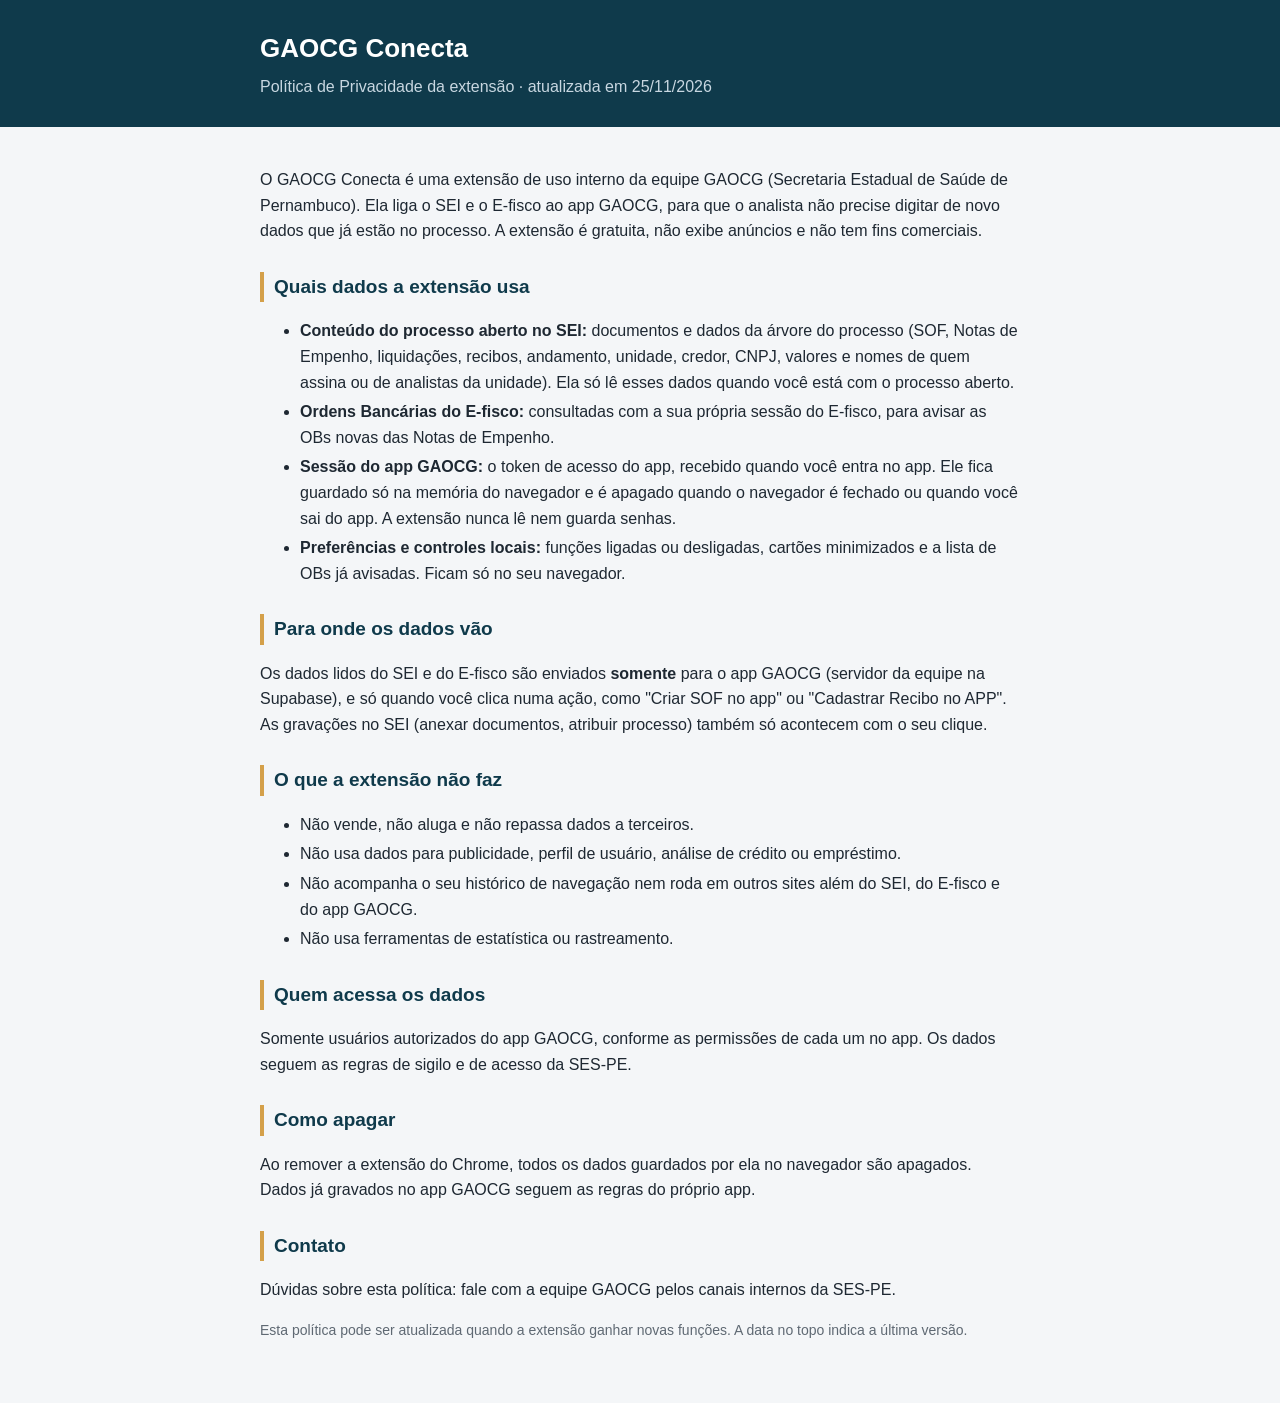
<file: privacidade.html>
<!doctype html>
<html lang="pt-BR">
<head>
<meta charset="utf-8">
<meta name="viewport" content="width=device-width, initial-scale=1">
<title>Política de Privacidade · GAOCG Conecta</title>
<style>
  :root { --fundo:#f4f6f8; --texto:#1e2832; --suave:#5f6973; --azul:#0f3a4b; --ouro:#d4a04a; }
  body { margin:0; background:var(--fundo); color:var(--texto); font:16px/1.6 "Segoe UI", Arial, sans-serif; }
  header { background:var(--azul); color:#fff; padding:28px 16px; }
  header div, main { max-width:760px; margin:0 auto; }
  header h1 { margin:0; font-size:26px; }
  header p { margin:4px 0 0; color:#c8d7e1; }
  main { padding:24px 16px 48px; }
  h2 { color:var(--azul); font-size:19px; margin-top:28px; border-left:4px solid var(--ouro); padding-left:10px; }
  li { margin:4px 0; }
  .nota { color:var(--suave); font-size:14px; }
</style>
</head>
<body>
<header><div>
  <h1>GAOCG Conecta</h1>
  <p>Política de Privacidade da extensão · atualizada em 25/11/2026</p>
</div></header>
<main>
  <p>O GAOCG Conecta é uma extensão de uso interno da equipe GAOCG (Secretaria Estadual de Saúde de Pernambuco). Ela liga o SEI e o E-fisco ao app GAOCG, para que o analista não precise digitar de novo dados que já estão no processo. A extensão é gratuita, não exibe anúncios e não tem fins comerciais.</p>

  <h2>Quais dados a extensão usa</h2>
  <ul>
    <li><strong>Conteúdo do processo aberto no SEI:</strong> documentos e dados da árvore do processo (SOF, Notas de Empenho, liquidações, recibos, andamento, unidade, credor, CNPJ, valores e nomes de quem assina ou de analistas da unidade). Ela só lê esses dados quando você está com o processo aberto.</li>
    <li><strong>Ordens Bancárias do E-fisco:</strong> consultadas com a sua própria sessão do E-fisco, para avisar as OBs novas das Notas de Empenho.</li>
    <li><strong>Sessão do app GAOCG:</strong> o token de acesso do app, recebido quando você entra no app. Ele fica guardado só na memória do navegador e é apagado quando o navegador é fechado ou quando você sai do app. A extensão nunca lê nem guarda senhas.</li>
    <li><strong>Preferências e controles locais:</strong> funções ligadas ou desligadas, cartões minimizados e a lista de OBs já avisadas. Ficam só no seu navegador.</li>
  </ul>

  <h2>Para onde os dados vão</h2>
  <p>Os dados lidos do SEI e do E-fisco são enviados <strong>somente</strong> para o app GAOCG (servidor da equipe na Supabase), e só quando você clica numa ação, como "Criar SOF no app" ou "Cadastrar Recibo no APP". As gravações no SEI (anexar documentos, atribuir processo) também só acontecem com o seu clique.</p>

  <h2>O que a extensão não faz</h2>
  <ul>
    <li>Não vende, não aluga e não repassa dados a terceiros.</li>
    <li>Não usa dados para publicidade, perfil de usuário, análise de crédito ou empréstimo.</li>
    <li>Não acompanha o seu histórico de navegação nem roda em outros sites além do SEI, do E-fisco e do app GAOCG.</li>
    <li>Não usa ferramentas de estatística ou rastreamento.</li>
  </ul>

  <h2>Quem acessa os dados</h2>
  <p>Somente usuários autorizados do app GAOCG, conforme as permissões de cada um no app. Os dados seguem as regras de sigilo e de acesso da SES-PE.</p>

  <h2>Como apagar</h2>
  <p>Ao remover a extensão do Chrome, todos os dados guardados por ela no navegador são apagados. Dados já gravados no app GAOCG seguem as regras do próprio app.</p>

  <h2>Contato</h2>
  <p>Dúvidas sobre esta política: fale com a equipe GAOCG pelos canais internos da SES-PE.</p>

  <p class="nota">Esta política pode ser atualizada quando a extensão ganhar novas funções. A data no topo indica a última versão.</p>
</main>
</body>
</html>
</file>
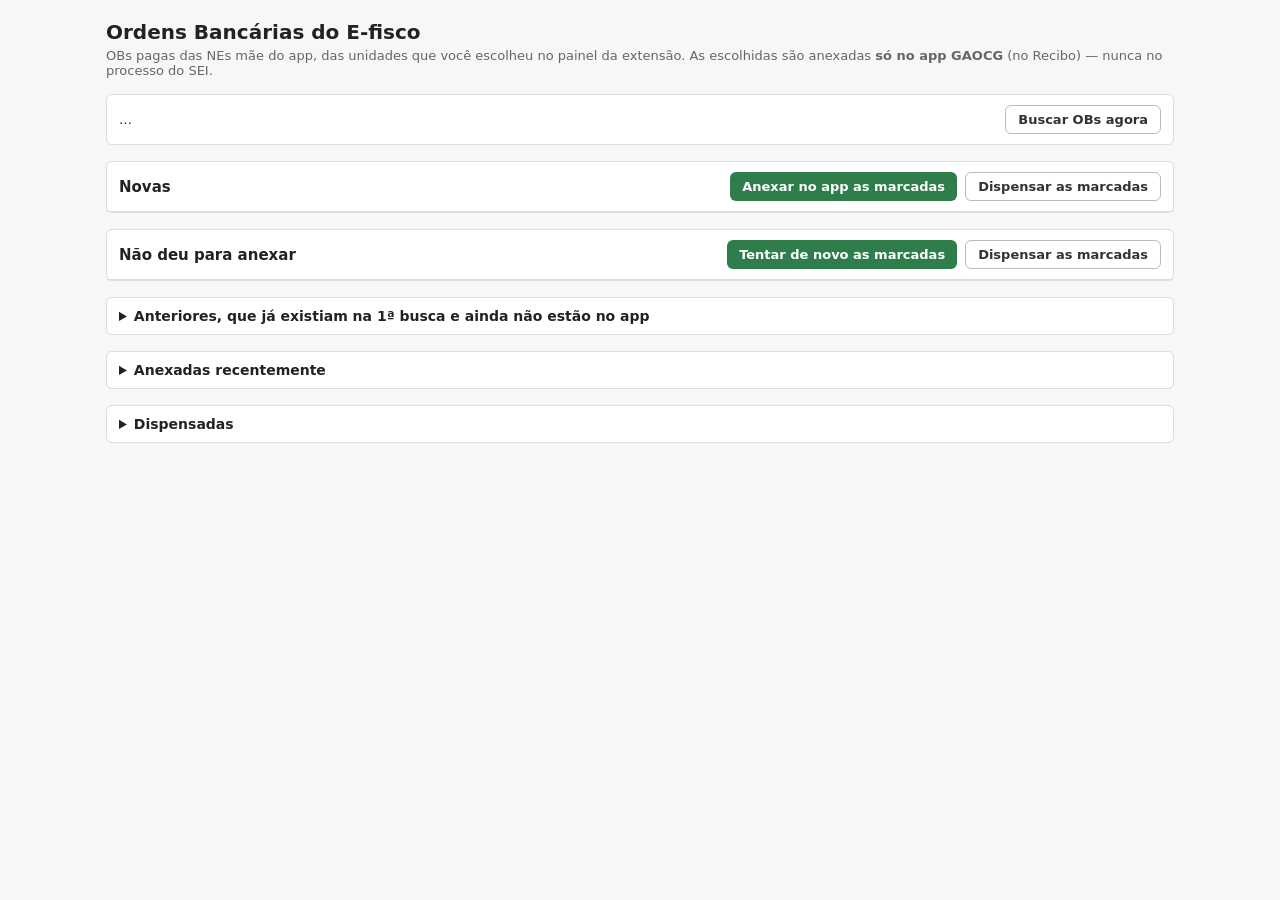
<file: Extension/gaocg-sei-bridge/obs-efisco.html>
<!DOCTYPE html>
<html lang="pt-BR">
<head>
  <meta charset="UTF-8">
  <meta name="viewport" content="width=device-width, initial-scale=1">
  <title>OBs do E-fisco - GAOCG</title>
  <style>
    :root { --verde: #2f7d4a; --vermelho: #b33a3a; --borda: #ddd; --suave: #666; --fundo: #f6f7f9; }
    * { box-sizing: border-box; }
    body { font-family: system-ui, sans-serif; margin: 0; background: var(--fundo); color: #222; }
    main { max-width: 1100px; margin: 0 auto; padding: 20px 16px 40px; }
    h1 { font-size: 20px; margin: 0 0 4px; }
    .sub { color: var(--suave); font-size: 13px; margin: 0 0 16px; }
    .aviso { background: #fff7e0; border: 1px solid #f0d58a; border-radius: 6px; padding: 10px 12px; font-size: 13px; margin-bottom: 12px; }
    .aviso button { margin-top: 8px; }
    .situacao { background: #fff; border: 1px solid var(--borda); border-radius: 6px; padding: 10px 12px; font-size: 13px; margin-bottom: 16px; display: flex; gap: 12px; align-items: center; flex-wrap: wrap; justify-content: space-between; }
    section { background: #fff; border: 1px solid var(--borda); border-radius: 6px; margin-bottom: 16px; }
    section > header { display: flex; align-items: center; justify-content: space-between; gap: 8px; padding: 10px 12px; border-bottom: 1px solid var(--borda); flex-wrap: wrap; }
    section h2 { font-size: 15px; margin: 0; }
    .vazio { padding: 12px; color: var(--suave); font-size: 13px; }
    .tabela { width: 100%; overflow-x: auto; }
    table { width: 100%; border-collapse: collapse; font-size: 13px; }
    th, td { text-align: left; padding: 6px 10px; border-bottom: 1px solid #eee; vertical-align: top; }
    th { background: #fafafa; font-weight: 600; white-space: nowrap; }
    td.valor { text-align: right; white-space: nowrap; }
    td.motivo { color: #8a4b00; max-width: 380px; }
    td.ok { color: var(--verde); }
    .acoes { display: flex; gap: 8px; flex-wrap: wrap; }
    button { font: inherit; font-size: 13px; font-weight: 600; padding: 6px 12px; border-radius: 6px; border: 0; cursor: pointer; color: #fff; background: var(--verde); }
    button.secundario { background: #fff; color: #333; border: 1px solid #bbb; }
    button.perigo { background: var(--vermelho); }
    button:disabled { opacity: .55; cursor: default; }
    details > summary { cursor: pointer; padding: 10px 12px; font-weight: 600; font-size: 14px; }
    .etiqueta { display: inline-block; font-size: 11px; font-weight: 600; padding: 1px 7px; border-radius: 10px; background: #eef; color: #335; }
    .etiqueta.andamento { background: #e8f0ff; color: #1d4fa3; }
  </style>
</head>
<body>
  <main>
    <h1>Ordens Bancárias do E-fisco</h1>
    <p class="sub">OBs pagas das NEs mãe do app, das unidades que você escolheu no painel da extensão. As escolhidas são anexadas <strong>só no app GAOCG</strong> (no Recibo) — nunca no processo do SEI.</p>

    <div id="confirmacao" class="aviso" hidden>
      <span id="confirmacaoTexto"></span><br>
      <button type="button" class="secundario" id="btnFecharCaixa">Fechar</button>
    </div>

    <div class="situacao">
      <span id="situacao">…</span>
      <div class="acoes">
        <button type="button" class="secundario" id="btnBuscar">Buscar OBs agora</button>
      </div>
    </div>

    <section id="secNovas">
      <header>
        <h2>Novas <span id="qtdNovas"></span></h2>
        <div class="acoes">
          <button type="button" id="btnAnexarNovas">Anexar no app as marcadas</button>
          <button type="button" class="secundario" id="btnDispensarNovas">Dispensar as marcadas</button>
        </div>
      </header>
      <div id="listaNovas"></div>
    </section>

    <section id="secPendentes">
      <header>
        <h2>Não deu para anexar <span id="qtdPendentes"></span></h2>
        <div class="acoes">
          <button type="button" id="btnAnexarPendentes">Tentar de novo as marcadas</button>
          <button type="button" class="secundario" id="btnDispensarPendentes">Dispensar as marcadas</button>
        </div>
      </header>
      <div id="listaPendentes"></div>
    </section>

    <section>
      <details id="detAnteriores">
        <summary>Anteriores, que já existiam na 1ª busca e ainda não estão no app <span id="qtdAnteriores"></span></summary>
        <div class="acoes" style="padding: 0 12px 10px">
          <button type="button" id="btnAnexarAnteriores">Anexar no app as marcadas</button>
          <button type="button" class="secundario" id="btnDispensarAnteriores">Dispensar as marcadas</button>
        </div>
        <div id="listaAnteriores"></div>
      </details>
    </section>

    <section>
      <details>
        <summary>Anexadas recentemente <span id="qtdResolvidas"></span></summary>
        <div id="listaResolvidas"></div>
      </details>
    </section>

    <section>
      <details>
        <summary>Dispensadas <span id="qtdDispensadas"></span></summary>
        <div class="acoes" style="padding: 0 12px 10px">
          <button type="button" class="secundario" id="btnRestaurar">Voltar as marcadas para a lista</button>
        </div>
        <div id="listaDispensadas"></div>
      </details>
    </section>
  </main>
  <script src="obs-efisco.js"></script>
</body>
</html>
</file>
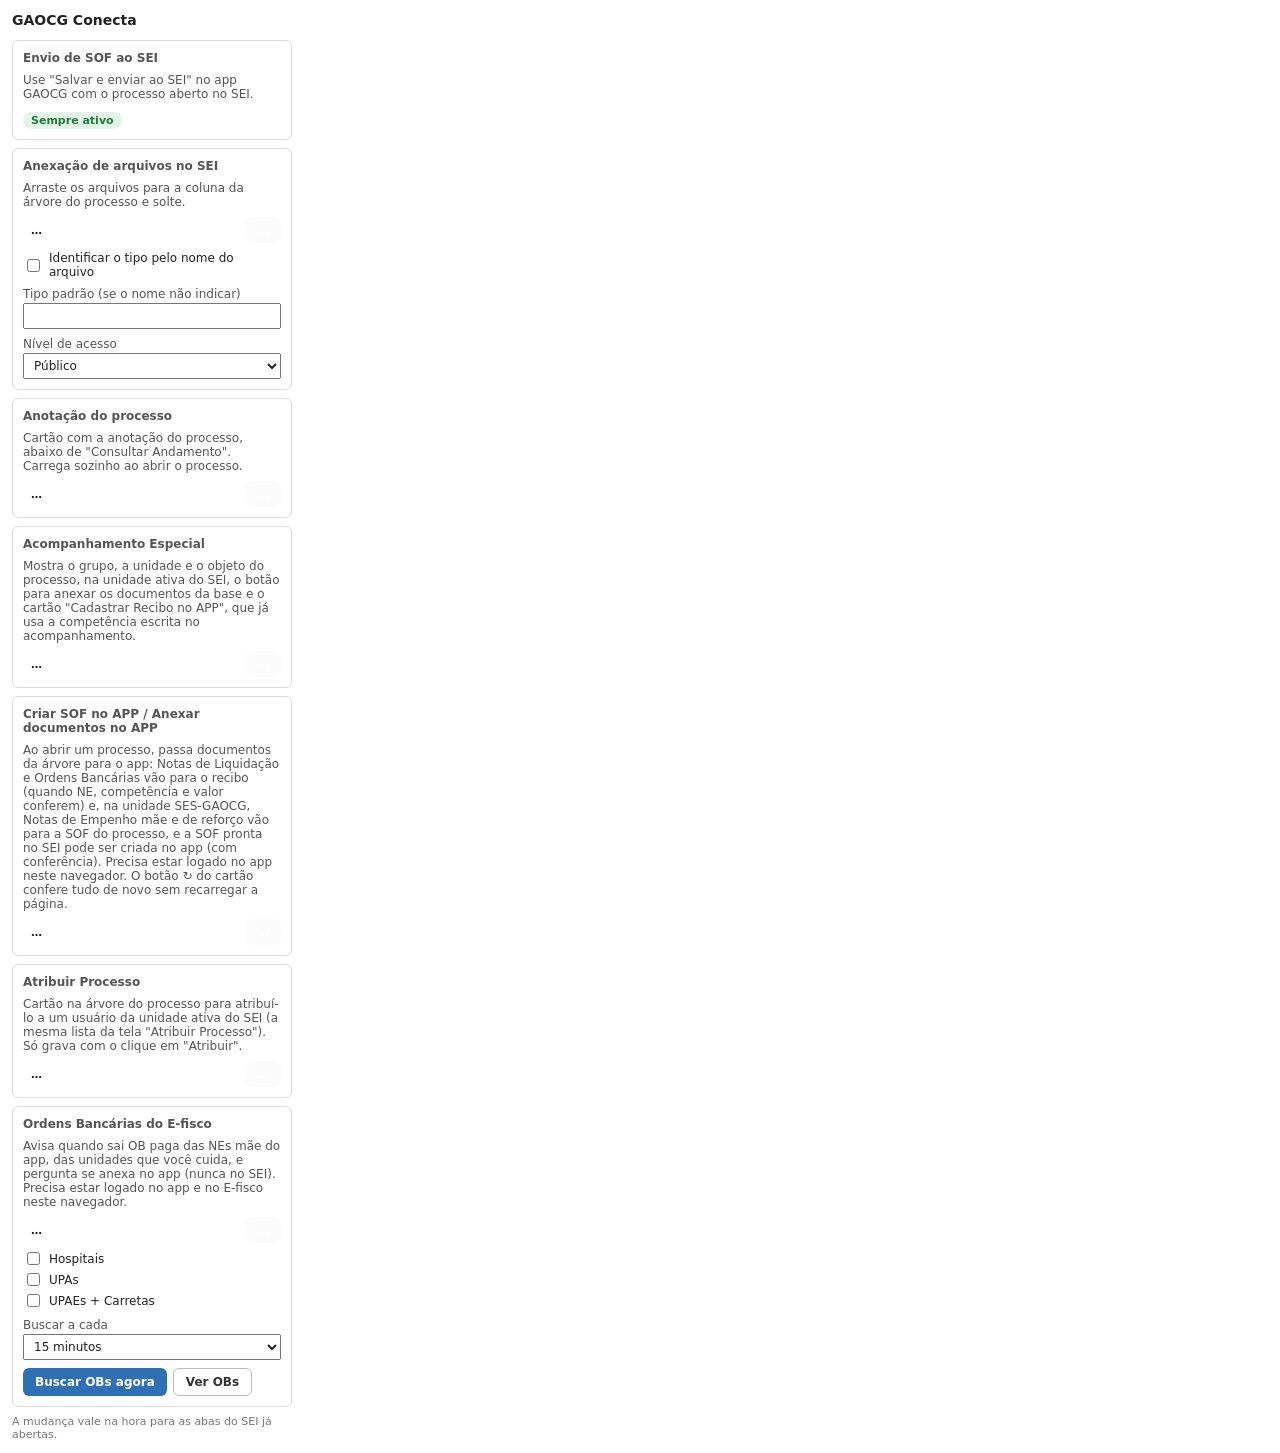
<file: Extension/gaocg-sei-bridge/popup.html>
<!DOCTYPE html>
<html lang="pt-BR">
<head>
  <meta charset="UTF-8">
  <style>
    body { font-family: system-ui, sans-serif; width: 280px; padding: 12px; margin: 0; color: #222; }
    h1 { font-size: 14px; margin: 0 0 2px; }
    .versao { font-size: 11px; color: #777; margin: 0 0 12px; }
    .item { border: 1px solid #ddd; border-radius: 6px; padding: 10px; margin-bottom: 8px; }
    .item-titulo { font-size: 12px; font-weight: 600; margin: 0 0 4px; }
    .item p { font-size: 12px; color: #555; margin: 0 0 8px; }
    .status { display: inline-block; font-size: 11px; font-weight: 600; padding: 2px 8px; border-radius: 10px; }
    .status.ativo { background: #e3f5e8; color: #1e7b3c; }
    .status.inativo { background: #f3e3e3; color: #a12a2a; }
    .linha { display: flex; align-items: center; justify-content: space-between; gap: 8px; }
    button { font: inherit; font-size: 12px; font-weight: 600; padding: 6px 12px; border-radius: 6px; border: 0; cursor: pointer; color: #fff; }
    button.desativar { background: #b33a3a; }
    button.ativar { background: #2f7d4a; }
    button:disabled { opacity: .6; cursor: default; }
    .campo { display: block; font-size: 12px; color: #555; margin-top: 8px; }
    .campo input, .campo select { display: block; width: 100%; box-sizing: border-box; font: inherit; color: #222; padding: 4px 6px; margin-top: 2px; }
    .caixa { display: flex; align-items: center; gap: 6px; font-size: 12px; color: #222; margin-top: 8px; }
    .rodape { font-size: 11px; color: #777; margin: 4px 0 0; }
    .grupos { display: grid; gap: 2px; margin-top: 6px; }
    .grupos .caixa { margin-top: 0; }
    .situacao-efisco { font-size: 11px; color: #555; margin: 8px 0 0; }
    .situacao-efisco.alerta { color: #a12a2a; font-weight: 600; }
    .botoes { display: flex; gap: 6px; margin-top: 8px; flex-wrap: wrap; }
    button.acao { background: #2f6fb3; }
    button.neutro { background: #fff; color: #333; border: 1px solid #bbb; }
  </style>
</head>
<body>
  <h1>GAOCG Conecta</h1>
  <p class="versao" id="versao"></p>

  <div class="item">
    <p class="item-titulo">Envio de SOF ao SEI</p>
    <p>Use "Salvar e enviar ao SEI" no app GAOCG com o processo aberto no SEI.</p>
    <span class="status ativo">Sempre ativo</span>
  </div>

  <div class="item">
    <p class="item-titulo">Anexação de arquivos no SEI</p>
    <p>Arraste os arquivos para a coluna da árvore do processo e solte.</p>
    <div class="linha">
      <span class="status" id="statusFerramentas">…</span>
      <button type="button" id="btnFerramentas" disabled>…</button>
    </div>
    <label class="caixa" for="anexoTipoPeloNome">
      <input type="checkbox" id="anexoTipoPeloNome">
      Identificar o tipo pelo nome do arquivo
    </label>
    <label class="campo" for="anexoTipo">Tipo padrão (se o nome não indicar)
      <input type="text" id="anexoTipo" maxlength="80" autocomplete="off">
    </label>
    <label class="campo" for="anexoNivel">Nível de acesso
      <select id="anexoNivel">
        <option value="publico">Público</option>
        <option value="restrito">Restrito</option>
        <option value="sigiloso">Sigiloso</option>
      </select>
    </label>
  </div>

  <div class="item">
    <p class="item-titulo">Anotação do processo</p>
    <p>Cartão com a anotação do processo, abaixo de "Consultar Andamento". Carrega sozinho ao abrir o processo.</p>
    <div class="linha">
      <span class="status" id="statusAnotacao">…</span>
      <button type="button" id="btnAnotacao" disabled>…</button>
    </div>
  </div>

  <div class="item">
    <p class="item-titulo">Acompanhamento Especial</p>
    <p>Mostra o grupo, a unidade e o objeto do processo, na unidade ativa do SEI, o botão para anexar os documentos da base e o cartão "Cadastrar Recibo no APP", que já usa a competência escrita no acompanhamento.</p>
    <div class="linha">
      <span class="status" id="statusAcompanhamento">…</span>
      <button type="button" id="btnAcompanhamento" disabled>…</button>
    </div>
  </div>

  <div class="item">
    <p class="item-titulo">Criar SOF no APP / Anexar documentos no APP</p>
    <p>Ao abrir um processo, passa documentos da árvore para o app: Notas de Liquidação e Ordens Bancárias vão para o recibo (quando NE, competência e valor conferem) e, na unidade SES-GAOCG, Notas de Empenho mãe e de reforço vão para a SOF do processo, e a SOF pronta no SEI pode ser criada no app (com conferência). Precisa estar logado no app neste navegador. O botão ↻ do cartão confere tudo de novo sem recarregar a página.</p>
    <div class="linha">
      <span class="status" id="statusReciboSei">…</span>
      <button type="button" id="btnReciboSei" disabled>…</button>
    </div>
  </div>

  <div class="item">
    <p class="item-titulo">Atribuir Processo</p>
    <p>Cartão na árvore do processo para atribuí-lo a um usuário da unidade ativa do SEI (a mesma lista da tela "Atribuir Processo"). Só grava com o clique em "Atribuir".</p>
    <div class="linha">
      <span class="status" id="statusAtribuir">…</span>
      <button type="button" id="btnAtribuir" disabled>…</button>
    </div>
  </div>

  <div class="item">
    <p class="item-titulo">Ordens Bancárias do E-fisco</p>
    <p>Avisa quando sai OB paga das NEs mãe do app, das unidades que você cuida, e pergunta se anexa no app (nunca no SEI). Precisa estar logado no app e no E-fisco neste navegador.</p>
    <div class="linha">
      <span class="status" id="statusEfisco">…</span>
      <button type="button" id="btnEfisco" disabled>…</button>
    </div>
    <div class="grupos" id="gruposEfisco">
      <label class="caixa"><input type="checkbox" value="hospital"> Hospitais</label>
      <label class="caixa"><input type="checkbox" value="upa"> UPAs</label>
      <label class="caixa"><input type="checkbox" value="upae_carreta"> UPAEs + Carretas</label>
    </div>
    <label class="campo" for="intervaloEfisco">Buscar a cada
      <select id="intervaloEfisco">
        <option value="15">15 minutos</option>
        <option value="30">30 minutos</option>
        <option value="60">1 hora</option>
        <option value="120">2 horas</option>
      </select>
    </label>
    <p class="situacao-efisco" id="situacaoEfisco"></p>
    <div class="botoes">
      <button type="button" class="acao" id="btnBuscarEfisco">Buscar OBs agora</button>
      <button type="button" class="neutro" id="btnVerEfisco">Ver OBs</button>
    </div>
  </div>

  <p class="rodape">A mudança vale na hora para as abas do SEI já abertas.</p>

  <script src="popup.js"></script>
</body>
</html>
</file>
